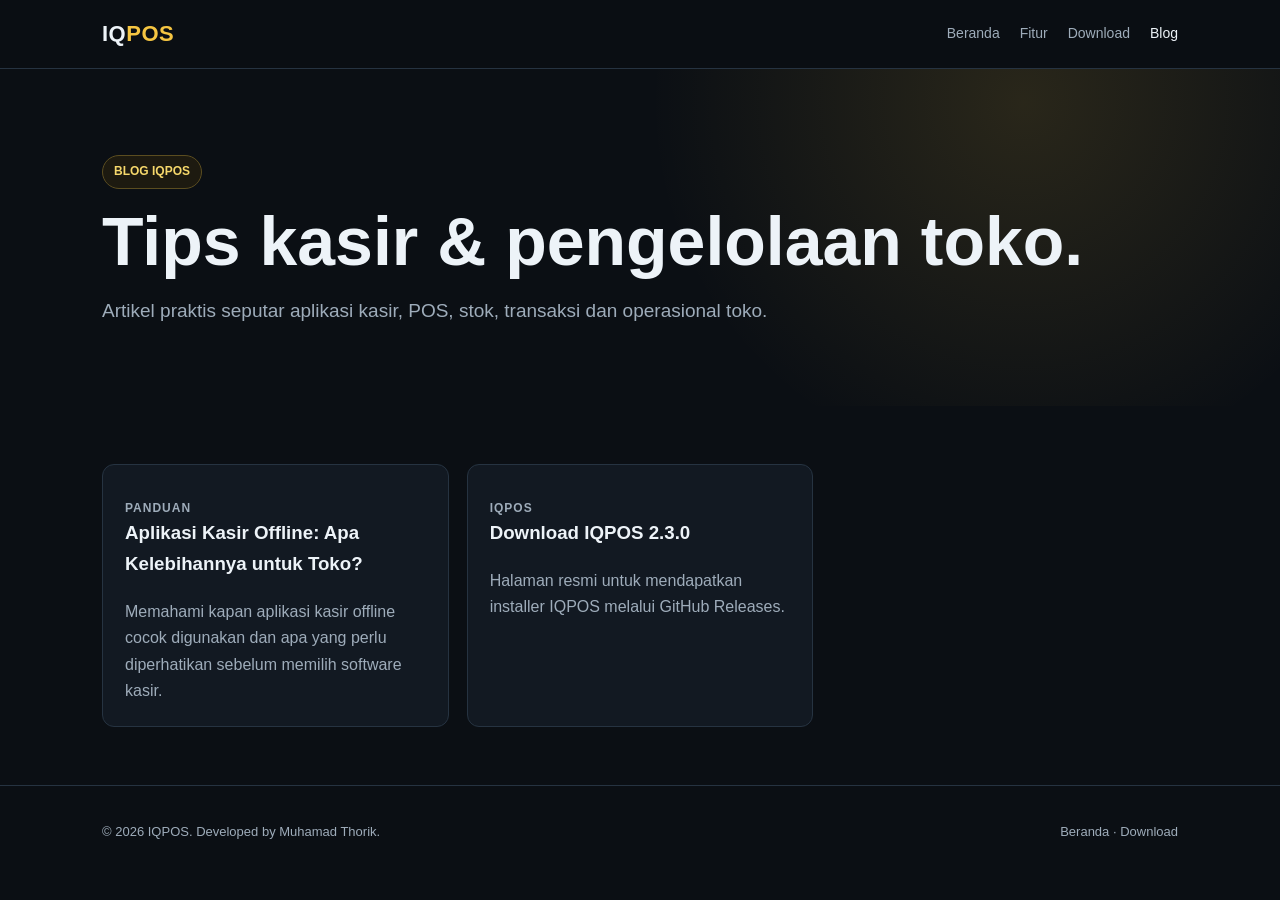
<file: blog/index.html>
<!doctype html><html lang="id"><head><meta charset="utf-8"><meta name="viewport" content="width=device-width,initial-scale=1">
<title>Blog IQPOS — Tips Aplikasi Kasir & POS</title><meta name="description" content="Artikel IQPOS tentang aplikasi kasir, POS, stok, penjualan dan pengelolaan toko.">
<link rel="icon" href="/favicon.svg"><link rel="canonical" href="https://iqpos.web.id/blog/"><link rel="stylesheet" href="/assets/css/style.css"></head><body>
<header><div class="wrap nav"><a class="brand" href="/">IQ<span>POS</span></a><nav><a href="/">Beranda</a><a href="/fitur.html">Fitur</a><a href="/download.html">Download</a><a class="active" href="/blog/">Blog</a></nav></div></header>
<main><section class="hero"><div class="wrap"><span class="badge">BLOG IQPOS</span><h1>Tips kasir & pengelolaan toko.</h1><p class="lead">Artikel praktis seputar aplikasi kasir, POS, stok, transaksi dan operasional toko.</p></div></section>
<section><div class="wrap"><div class="grid">
<article class="card"><p class="kicker">Panduan</p><h3><a href="/blog/aplikasi-kasir-offline.html">Aplikasi Kasir Offline: Apa Kelebihannya untuk Toko?</a></h3><p>Memahami kapan aplikasi kasir offline cocok digunakan dan apa yang perlu diperhatikan sebelum memilih software kasir.</p></article>
<article class="card"><p class="kicker">IQPOS</p><h3><a href="/download.html">Download IQPOS 2.3.0</a></h3><p>Halaman resmi untuk mendapatkan installer IQPOS melalui GitHub Releases.</p></article>
</div></div></section></main>
<footer><div class="wrap footer-grid"><span>© <span data-year></span> IQPOS. Developed by Muhamad Thorik.</span><span><a href="/">Beranda</a> · <a href="/download.html">Download</a></span></div></footer><script src="/assets/js/main.js"></script></body></html>
</file>
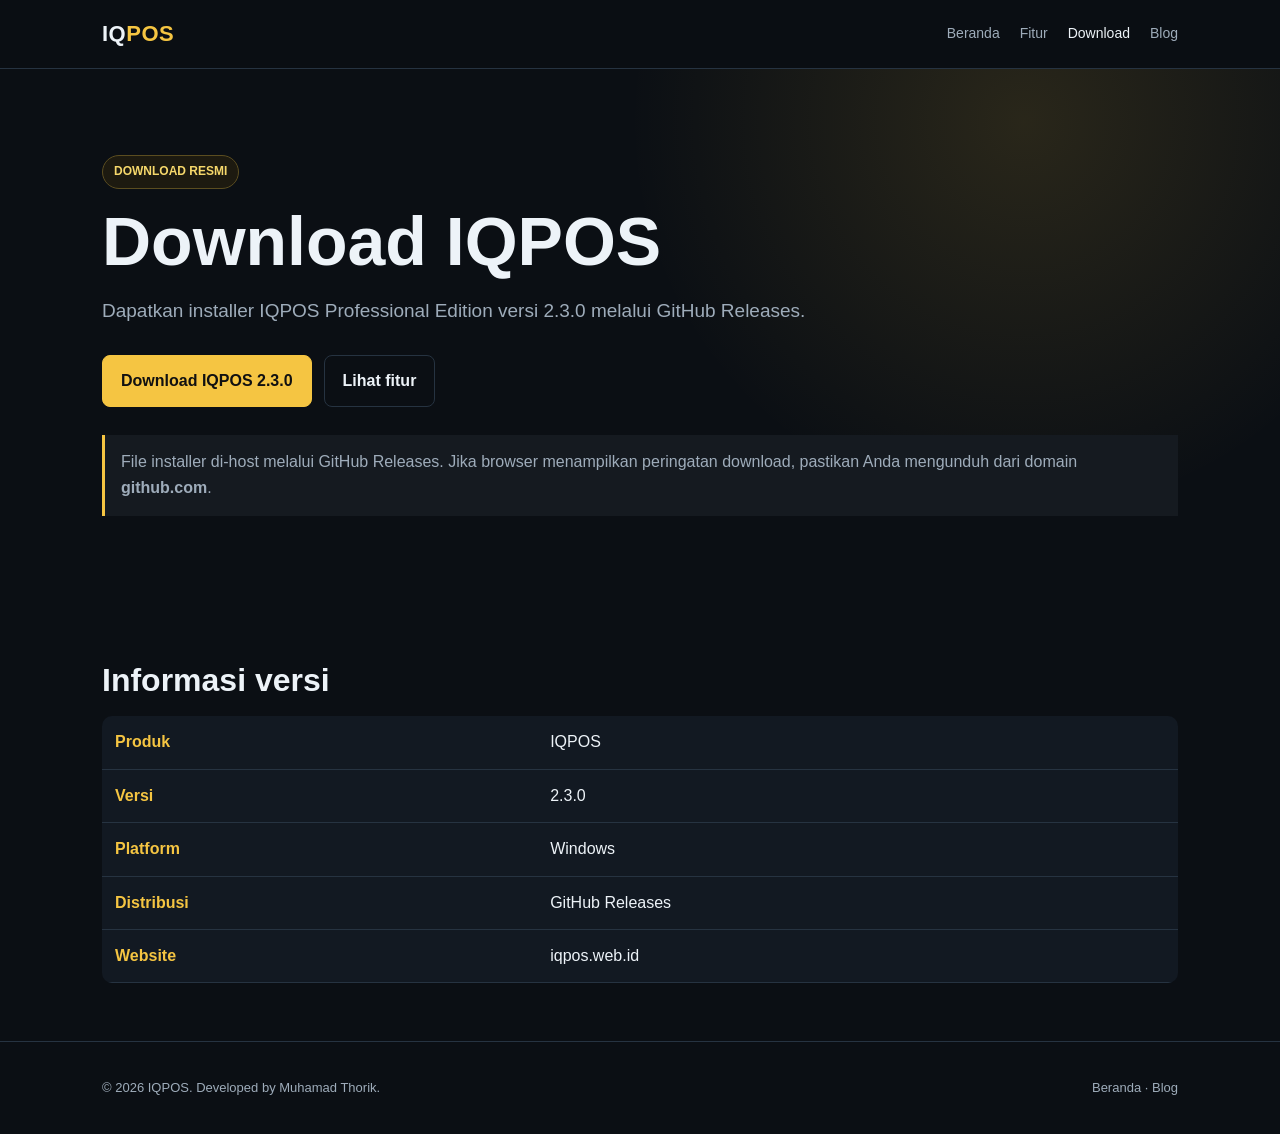
<file: download.html>
<!doctype html><html lang="id"><head><meta charset="utf-8"><meta name="viewport" content="width=device-width,initial-scale=1">
<title>Download IQPOS 2.3.0 — Aplikasi Kasir</title><meta name="description" content="Download IQPOS 2.3.0, aplikasi kasir dan POS untuk toko. Installer resmi tersedia melalui GitHub Releases.">
<link rel="icon" href="/favicon.svg"><link rel="canonical" href="https://iqpos.web.id/download.html"><link rel="stylesheet" href="/assets/css/style.css"></head><body>
<header><div class="wrap nav"><a class="brand" href="/">IQ<span>POS</span></a><nav><a href="/">Beranda</a><a href="/fitur.html">Fitur</a><a class="active" href="/download.html">Download</a><a href="/blog/">Blog</a></nav></div></header>
<main><section class="hero"><div class="wrap"><span class="badge">DOWNLOAD RESMI</span><h1>Download IQPOS</h1><p class="lead">Dapatkan installer IQPOS Professional Edition versi 2.3.0 melalui GitHub Releases.</p>
<div class="actions"><a class="btn" href="https://github.com/timestravelers/IqPOS/releases/download/POS/IqPOS_Setup_2.3.0.exe">Download IQPOS 2.3.0</a><a class="btn alt" href="/fitur.html">Lihat fitur</a></div>
<div class="notice">File installer di-host melalui GitHub Releases. Jika browser menampilkan peringatan download, pastikan Anda mengunduh dari domain <strong>github.com</strong>.</div>
</div></section>
<section><div class="wrap"><h2 class="section-title">Informasi versi</h2><table><tr><th>Produk</th><td>IQPOS</td></tr><tr><th>Versi</th><td>2.3.0</td></tr><tr><th>Platform</th><td>Windows</td></tr><tr><th>Distribusi</th><td>GitHub Releases</td></tr><tr><th>Website</th><td>iqpos.web.id</td></tr></table></div></section></main>
<footer><div class="wrap footer-grid"><span>© <span data-year></span> IQPOS. Developed by Muhamad Thorik.</span><span><a href="/">Beranda</a> · <a href="/blog/">Blog</a></span></div></footer><script src="/assets/js/main.js"></script></body></html>
</file>
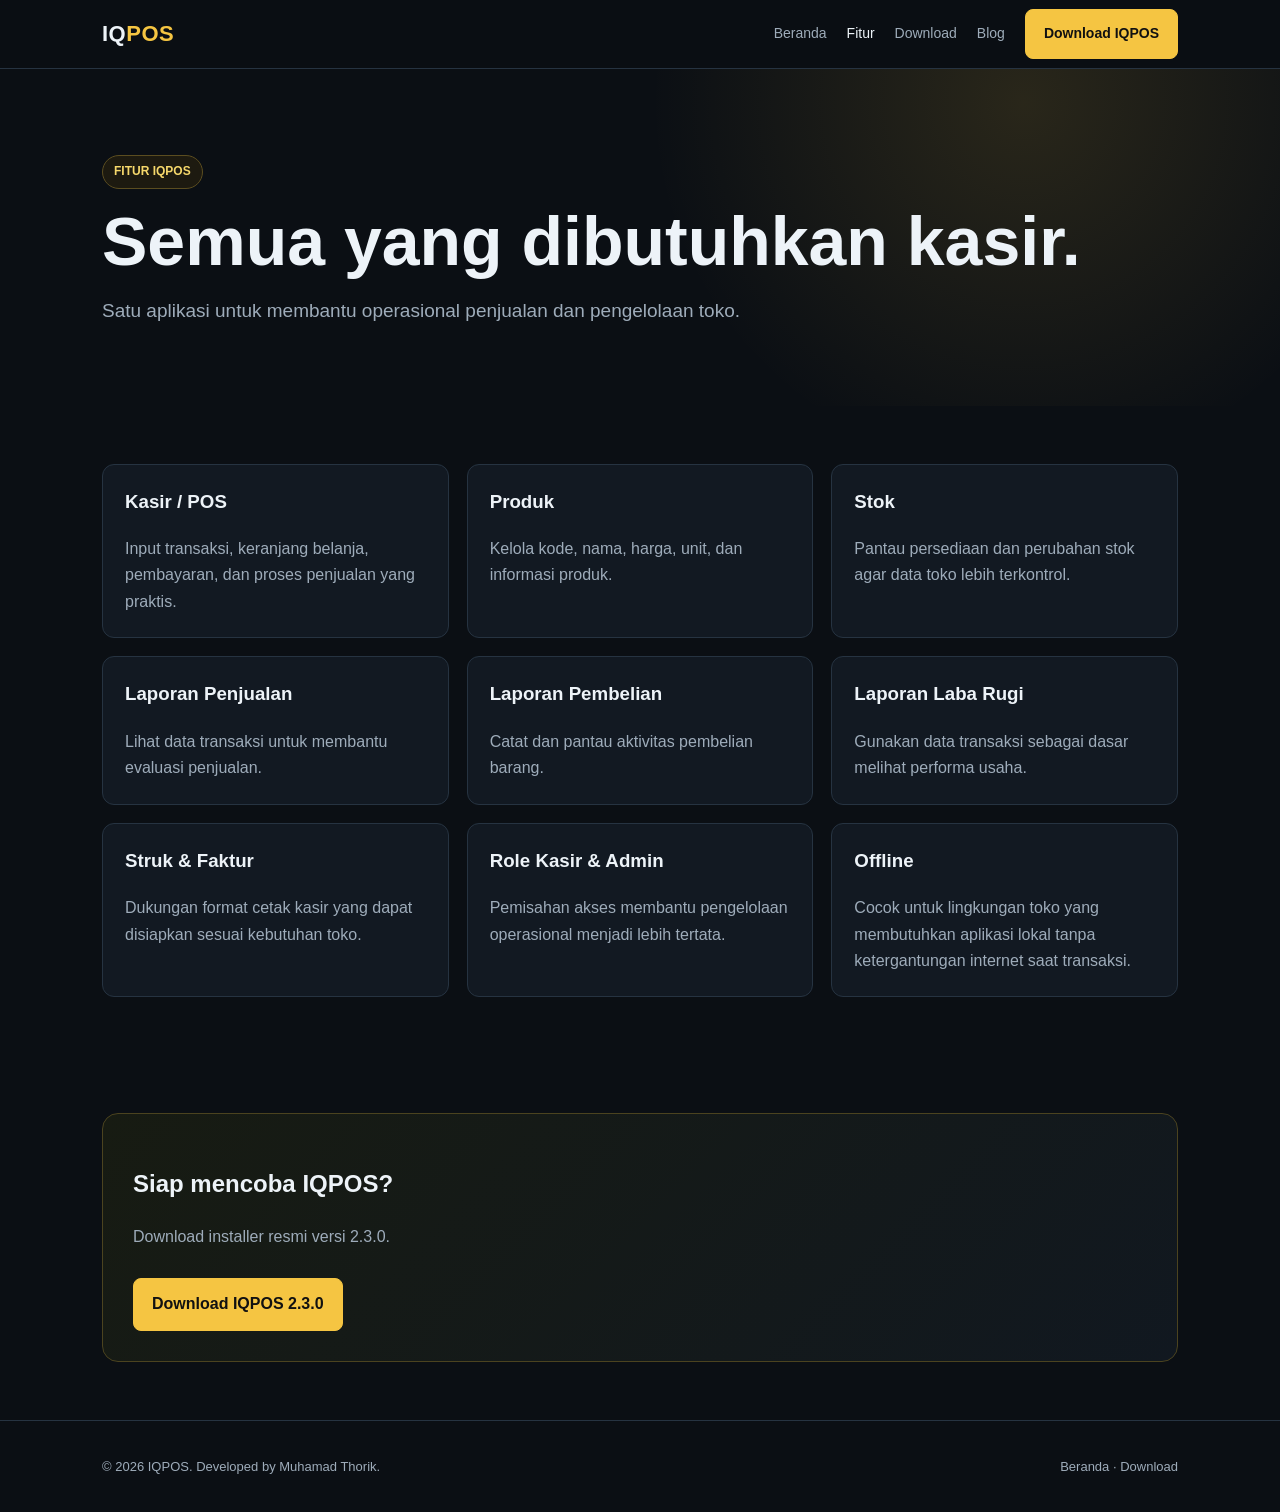
<file: fitur.html>
<!doctype html><html lang="id"><head><meta charset="utf-8"><meta name="viewport" content="width=device-width,initial-scale=1">
<title>Fitur IQPOS — Aplikasi Kasir & POS</title><meta name="description" content="Daftar fitur IQPOS untuk kasir, produk, stok, transaksi dan laporan toko.">
<link rel="icon" href="/favicon.svg"><link rel="canonical" href="https://iqpos.web.id/fitur.html"><link rel="stylesheet" href="/assets/css/style.css"></head><body>
<header><div class="wrap nav"><a class="brand" href="/">IQ<span>POS</span></a><nav><a href="/">Beranda</a><a class="active" href="/fitur.html">Fitur</a><a href="/download.html">Download</a><a href="/blog/">Blog</a><a class="btn" href="https://github.com/timestravelers/IqPOS/releases/download/POS/IqPOS_Setup_2.3.0.exe">Download IQPOS</a></nav></div></header>
<main><section class="hero"><div class="wrap"><span class="badge">FITUR IQPOS</span><h1>Semua yang dibutuhkan kasir.</h1><p class="lead">Satu aplikasi untuk membantu operasional penjualan dan pengelolaan toko.</p></div></section>
<section><div class="wrap"><div class="grid">
<div class="card"><h3>Kasir / POS</h3><p>Input transaksi, keranjang belanja, pembayaran, dan proses penjualan yang praktis.</p></div>
<div class="card"><h3>Produk</h3><p>Kelola kode, nama, harga, unit, dan informasi produk.</p></div>
<div class="card"><h3>Stok</h3><p>Pantau persediaan dan perubahan stok agar data toko lebih terkontrol.</p></div>
<div class="card"><h3>Laporan Penjualan</h3><p>Lihat data transaksi untuk membantu evaluasi penjualan.</p></div>
<div class="card"><h3>Laporan Pembelian</h3><p>Catat dan pantau aktivitas pembelian barang.</p></div>
<div class="card"><h3>Laporan Laba Rugi</h3><p>Gunakan data transaksi sebagai dasar melihat performa usaha.</p></div>
<div class="card"><h3>Struk & Faktur</h3><p>Dukungan format cetak kasir yang dapat disiapkan sesuai kebutuhan toko.</p></div>
<div class="card"><h3>Role Kasir & Admin</h3><p>Pemisahan akses membantu pengelolaan operasional menjadi lebih tertata.</p></div>
<div class="card"><h3>Offline</h3><p>Cocok untuk lingkungan toko yang membutuhkan aplikasi lokal tanpa ketergantungan internet saat transaksi.</p></div>
</div></div></section>
<section><div class="wrap"><div class="download"><h2>Siap mencoba IQPOS?</h2><p class="section-sub">Download installer resmi versi 2.3.0.</p><a class="btn" href="https://github.com/timestravelers/IqPOS/releases/download/POS/IqPOS_Setup_2.3.0.exe">Download IQPOS 2.3.0</a></div></div></section></main>
<footer><div class="wrap footer-grid"><span>© <span data-year></span> IQPOS. Developed by Muhamad Thorik.</span><span><a href="/">Beranda</a> · <a href="/download.html">Download</a></span></div></footer><script src="/assets/js/main.js"></script></body></html>
</file>
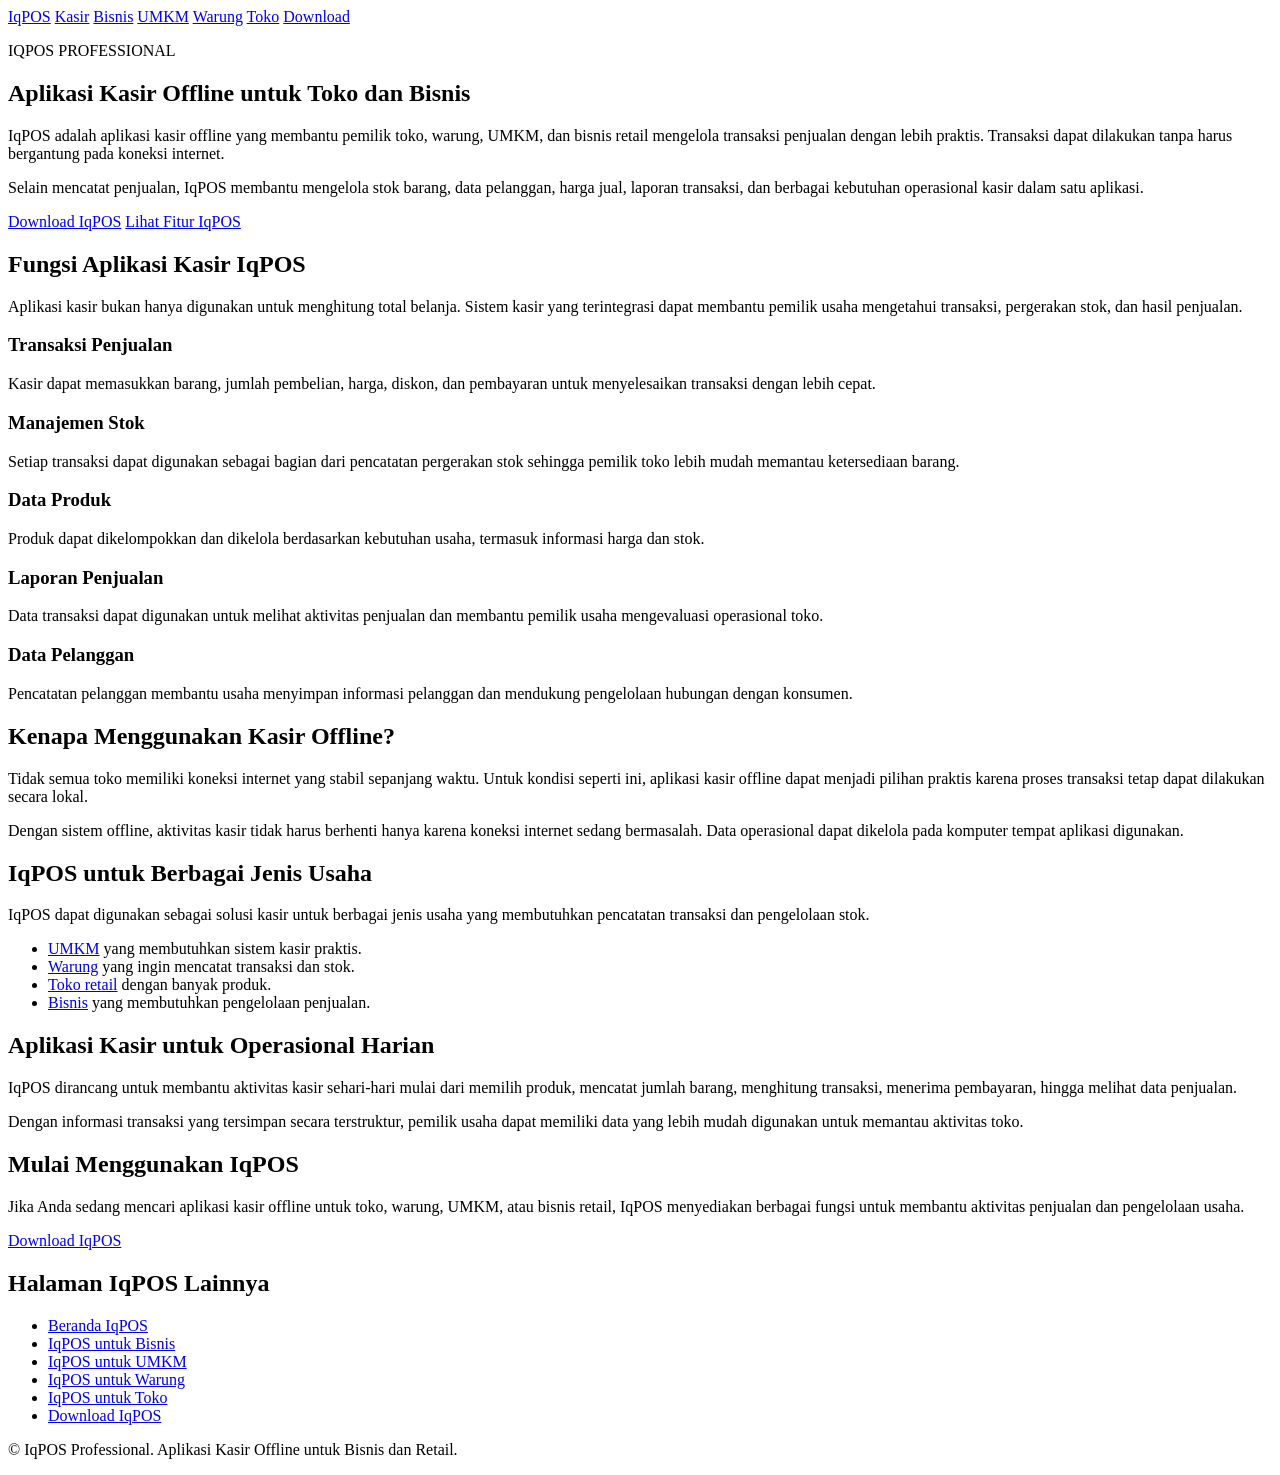
<file: kasir.html>
<!DOCTYPE html>

<html lang="id">
<head>
    <meta charset="UTF-8">
    <meta name="viewport" content="width=device-width, initial-scale=1.0">


<title>Aplikasi Kasir Offline untuk Toko & Bisnis | IqPOS</title>
<meta name="description" content="IqPOS adalah aplikasi kasir offline untuk toko, warung, UMKM, dan bisnis retail. Kelola transaksi, stok, pelanggan, laporan penjualan, dan pembayaran tanpa bergantung pada internet.">
<meta name="robots" content="index, follow">
<link rel="canonical" href="https://iqpos.my.id/kasir.html">

<meta property="og:title" content="Aplikasi Kasir Offline untuk Toko & Bisnis | IqPOS">
<meta property="og:description" content="Kelola transaksi penjualan, stok, pelanggan, dan laporan bisnis dengan aplikasi kasir offline IqPOS.">
<meta property="og:type" content="website">
<meta property="og:url" content="https://iqpos.my.id/kasir.html">

<link rel="icon" href="/favicon.ico">


</head>

<body>

<header>
    <nav>
        <a href="/">IqPOS</a>
        <a href="/kasir.html">Kasir</a>
        <a href="/bisnis.html">Bisnis</a>
        <a href="/umkm.html">UMKM</a>
        <a href="/warung.html">Warung</a>
        <a href="/toko.html">Toko</a>
        <a href="/download.html">Download</a>
    </nav>
</header>

<main>

<section>
    <p>IQPOS PROFESSIONAL</p>


<h1>Aplikasi Kasir Offline untuk Toko dan Bisnis</h1>

<p>
    IqPOS adalah aplikasi kasir offline yang membantu pemilik toko,
    warung, UMKM, dan bisnis retail mengelola transaksi penjualan
    dengan lebih praktis. Transaksi dapat dilakukan tanpa harus
    bergantung pada koneksi internet.
</p>

<p>
    Selain mencatat penjualan, IqPOS membantu mengelola stok barang,
    data pelanggan, harga jual, laporan transaksi, dan berbagai
    kebutuhan operasional kasir dalam satu aplikasi.
</p>

<p>
    <a href="/download.html">Download IqPOS</a>
    <a href="/">Lihat Fitur IqPOS</a>
</p>


</section>

<section>
    <h2>Fungsi Aplikasi Kasir IqPOS</h2>


<p>
    Aplikasi kasir bukan hanya digunakan untuk menghitung total
    belanja. Sistem kasir yang terintegrasi dapat membantu pemilik
    usaha mengetahui transaksi, pergerakan stok, dan hasil penjualan.
</p>

<h3>Transaksi Penjualan</h3>
<p>
    Kasir dapat memasukkan barang, jumlah pembelian, harga, diskon,
    dan pembayaran untuk menyelesaikan transaksi dengan lebih cepat.
</p>

<h3>Manajemen Stok</h3>
<p>
    Setiap transaksi dapat digunakan sebagai bagian dari pencatatan
    pergerakan stok sehingga pemilik toko lebih mudah memantau
    ketersediaan barang.
</p>

<h3>Data Produk</h3>
<p>
    Produk dapat dikelompokkan dan dikelola berdasarkan kebutuhan
    usaha, termasuk informasi harga dan stok.
</p>

<h3>Laporan Penjualan</h3>
<p>
    Data transaksi dapat digunakan untuk melihat aktivitas penjualan
    dan membantu pemilik usaha mengevaluasi operasional toko.
</p>

<h3>Data Pelanggan</h3>
<p>
    Pencatatan pelanggan membantu usaha menyimpan informasi pelanggan
    dan mendukung pengelolaan hubungan dengan konsumen.
</p>


</section>

<section>
    <h2>Kenapa Menggunakan Kasir Offline?</h2>


<p>
    Tidak semua toko memiliki koneksi internet yang stabil sepanjang
    waktu. Untuk kondisi seperti ini, aplikasi kasir offline dapat
    menjadi pilihan praktis karena proses transaksi tetap dapat
    dilakukan secara lokal.
</p>

<p>
    Dengan sistem offline, aktivitas kasir tidak harus berhenti hanya
    karena koneksi internet sedang bermasalah. Data operasional dapat
    dikelola pada komputer tempat aplikasi digunakan.
</p>


</section>

<section>
    <h2>IqPOS untuk Berbagai Jenis Usaha</h2>


<p>
    IqPOS dapat digunakan sebagai solusi kasir untuk berbagai jenis
    usaha yang membutuhkan pencatatan transaksi dan pengelolaan stok.
</p>

<ul>
    <li><a href="/umkm.html">UMKM</a> yang membutuhkan sistem kasir praktis.</li>
    <li><a href="/warung.html">Warung</a> yang ingin mencatat transaksi dan stok.</li>
    <li><a href="/toko.html">Toko retail</a> dengan banyak produk.</li>
    <li><a href="/bisnis.html">Bisnis</a> yang membutuhkan pengelolaan penjualan.</li>
</ul>


</section>

<section>
    <h2>Aplikasi Kasir untuk Operasional Harian</h2>


<p>
    IqPOS dirancang untuk membantu aktivitas kasir sehari-hari mulai
    dari memilih produk, mencatat jumlah barang, menghitung transaksi,
    menerima pembayaran, hingga melihat data penjualan.
</p>

<p>
    Dengan informasi transaksi yang tersimpan secara terstruktur,
    pemilik usaha dapat memiliki data yang lebih mudah digunakan
    untuk memantau aktivitas toko.
</p>


</section>

<section>
    <h2>Mulai Menggunakan IqPOS</h2>


<p>
    Jika Anda sedang mencari aplikasi kasir offline untuk toko,
    warung, UMKM, atau bisnis retail, IqPOS menyediakan berbagai
    fungsi untuk membantu aktivitas penjualan dan pengelolaan usaha.
</p>

<p>
    <a href="/download.html">Download IqPOS</a>
</p>


</section>

<section>
    <h2>Halaman IqPOS Lainnya</h2>


<ul>
    <li><a href="/">Beranda IqPOS</a></li>
    <li><a href="/bisnis.html">IqPOS untuk Bisnis</a></li>
    <li><a href="/umkm.html">IqPOS untuk UMKM</a></li>
    <li><a href="/warung.html">IqPOS untuk Warung</a></li>
    <li><a href="/toko.html">IqPOS untuk Toko</a></li>
    <li><a href="/download.html">Download IqPOS</a></li>
</ul>


</section>

</main>

<footer>
    <p>© IqPOS Professional. Aplikasi Kasir Offline untuk Bisnis dan Retail.</p>
</footer>

</body>
</html>
</file>
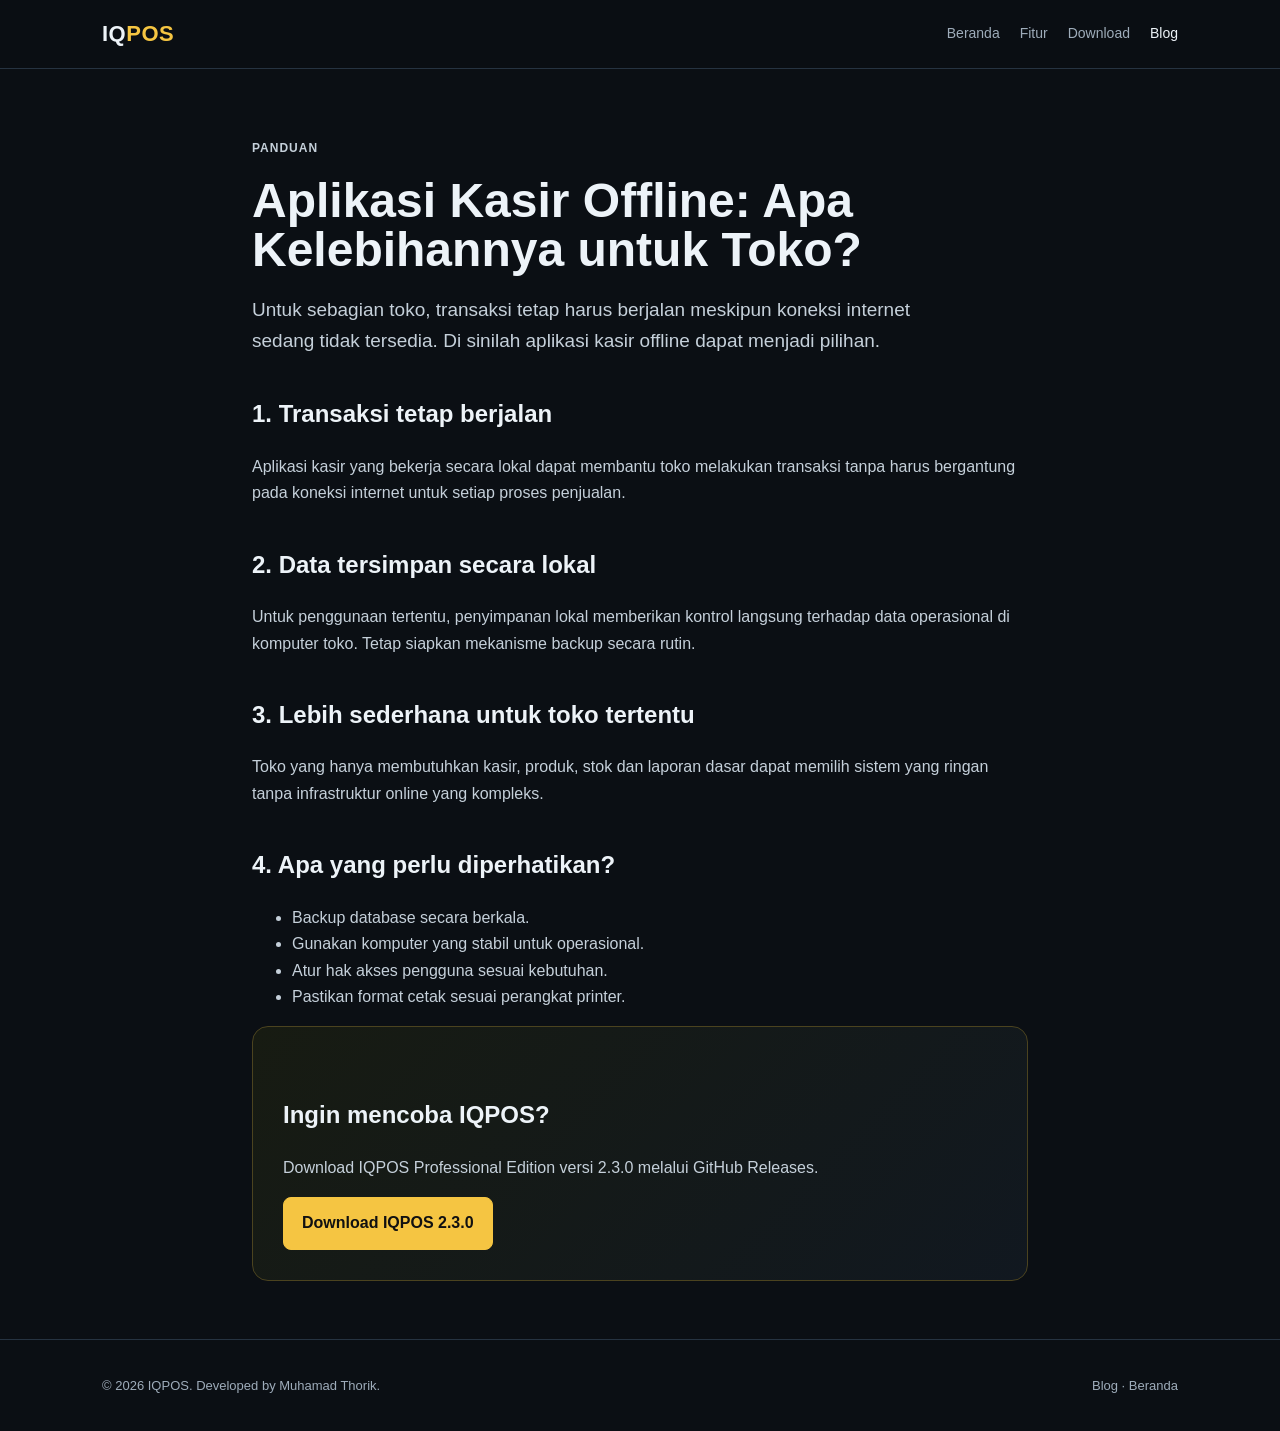
<file: blog/aplikasi-kasir-offline.html>
<!doctype html><html lang="id"><head><meta charset="utf-8"><meta name="viewport" content="width=device-width,initial-scale=1">
<title>Aplikasi Kasir Offline: Kelebihan untuk Toko | IQPOS</title><meta name="description" content="Pelajari kelebihan aplikasi kasir offline untuk toko dan hal yang perlu diperhatikan saat memilih aplikasi POS.">
<link rel="icon" href="/favicon.svg"><link rel="canonical" href="https://iqpos.web.id/blog/aplikasi-kasir-offline.html"><link rel="stylesheet" href="/assets/css/style.css"></head><body>
<header><div class="wrap nav"><a class="brand" href="/">IQ<span>POS</span></a><nav><a href="/">Beranda</a><a href="/fitur.html">Fitur</a><a href="/download.html">Download</a><a class="active" href="/blog/">Blog</a></nav></div></header>
<main><section><div class="wrap article"><p class="kicker">PANDUAN</p><h1>Aplikasi Kasir Offline: Apa Kelebihannya untuk Toko?</h1>
<p class="lead">Untuk sebagian toko, transaksi tetap harus berjalan meskipun koneksi internet sedang tidak tersedia. Di sinilah aplikasi kasir offline dapat menjadi pilihan.</p>
<h2>1. Transaksi tetap berjalan</h2><p>Aplikasi kasir yang bekerja secara lokal dapat membantu toko melakukan transaksi tanpa harus bergantung pada koneksi internet untuk setiap proses penjualan.</p>
<h2>2. Data tersimpan secara lokal</h2><p>Untuk penggunaan tertentu, penyimpanan lokal memberikan kontrol langsung terhadap data operasional di komputer toko. Tetap siapkan mekanisme backup secara rutin.</p>
<h2>3. Lebih sederhana untuk toko tertentu</h2><p>Toko yang hanya membutuhkan kasir, produk, stok dan laporan dasar dapat memilih sistem yang ringan tanpa infrastruktur online yang kompleks.</p>
<h2>4. Apa yang perlu diperhatikan?</h2><ul><li>Backup database secara berkala.</li><li>Gunakan komputer yang stabil untuk operasional.</li><li>Atur hak akses pengguna sesuai kebutuhan.</li><li>Pastikan format cetak sesuai perangkat printer.</li></ul>
<div class="download"><h2>Ingin mencoba IQPOS?</h2><p>Download IQPOS Professional Edition versi 2.3.0 melalui GitHub Releases.</p><a class="btn" href="https://github.com/timestravelers/IqPOS/releases/download/POS/IqPOS_Setup_2.3.0.exe">Download IQPOS 2.3.0</a></div>
</div></section></main>
<footer><div class="wrap footer-grid"><span>© <span data-year></span> IQPOS. Developed by Muhamad Thorik.</span><span><a href="/blog/">Blog</a> · <a href="/">Beranda</a></span></div></footer><script src="/assets/js/main.js"></script></body></html>
</file>
<file: assets/css/style.css>
:root{--bg:#0b0f14;--panel:#121922;--panel2:#18212c;--text:#edf3f8;--muted:#9eacba;--accent:#f5c542;--line:#263341;--max:1120px}
*{box-sizing:border-box}html{scroll-behavior:smooth}body{margin:0;background:var(--bg);color:var(--text);font-family:Arial,Helvetica,sans-serif;line-height:1.65}
a{color:inherit;text-decoration:none}.wrap{max-width:var(--max);margin:auto;padding:0 22px}
header{position:sticky;top:0;z-index:20;background:rgba(11,15,20,.94);border-bottom:1px solid var(--line);backdrop-filter:blur(10px)}
.nav{min-height:68px;display:flex;align-items:center;justify-content:space-between;gap:20px}.brand{font-weight:900;letter-spacing:.5px;font-size:22px}.brand span{color:var(--accent)}
nav{display:flex;gap:20px;align-items:center;flex-wrap:wrap}nav a{color:var(--muted);font-size:14px}nav a:hover,nav a.active{color:var(--text)}
.btn{display:inline-flex;align-items:center;justify-content:center;padding:12px 18px;border:1px solid var(--accent);border-radius:8px;font-weight:800;background:var(--accent);color:#111;cursor:pointer}.btn.alt{background:transparent;color:var(--text);border-color:var(--line)}.btn:hover{transform:translateY(-1px)}
.hero{padding:86px 0 60px;background:radial-gradient(circle at 80% 10%,rgba(245,197,66,.13),transparent 35%)}
.badge{display:inline-block;border:1px solid #5b4d20;background:#1d1a10;color:#f6d86b;border-radius:999px;padding:6px 11px;font-size:12px;font-weight:700}
h1{font-size:clamp(38px,6vw,68px);line-height:1.02;margin:18px 0}.lead{font-size:19px;color:var(--muted);max-width:720px}.actions{display:flex;gap:12px;flex-wrap:wrap;margin:28px 0}
section{padding:58px 0}.section-title{font-size:32px;margin:0 0 10px}.section-sub{color:var(--muted);margin:0 0 28px}
.grid{display:grid;grid-template-columns:repeat(3,1fr);gap:18px}.card{background:var(--panel);border:1px solid var(--line);border-radius:12px;padding:22px}.card h3{margin-top:0}.card p{color:var(--muted);margin-bottom:0}
.shot{background:var(--panel);border:1px solid var(--line);border-radius:12px;overflow:hidden}.shot img{width:100%;display:block;aspect-ratio:16/9;object-fit:cover}.shot figcaption{padding:12px;color:var(--muted);font-size:13px}
.kicker{color:var(--accent);font-weight:800;text-transform:uppercase;letter-spacing:1px;font-size:12px}
.article{max-width:820px}.article h1{font-size:48px}.article h2{margin-top:38px}.article p,.article li{color:#c5d0da}
.download{background:linear-gradient(135deg,#171b12,#111820);border:1px solid #4b431f;border-radius:16px;padding:30px}
table{width:100%;border-collapse:collapse;background:var(--panel);border-radius:10px;overflow:hidden}th,td{text-align:left;padding:13px;border-bottom:1px solid var(--line)}th{color:var(--accent)}
footer{border-top:1px solid var(--line);padding:35px 0;color:var(--muted);font-size:13px}.footer-grid{display:flex;justify-content:space-between;gap:20px;flex-wrap:wrap}
.notice{padding:14px 16px;border-left:3px solid var(--accent);background:#151a20;color:var(--muted);margin:20px 0}
@media(max-width:760px){nav{gap:10px}.grid{grid-template-columns:1fr}.hero{padding-top:55px}.article h1{font-size:38px}.nav{align-items:flex-start;padding:13px 0}}
</file>
